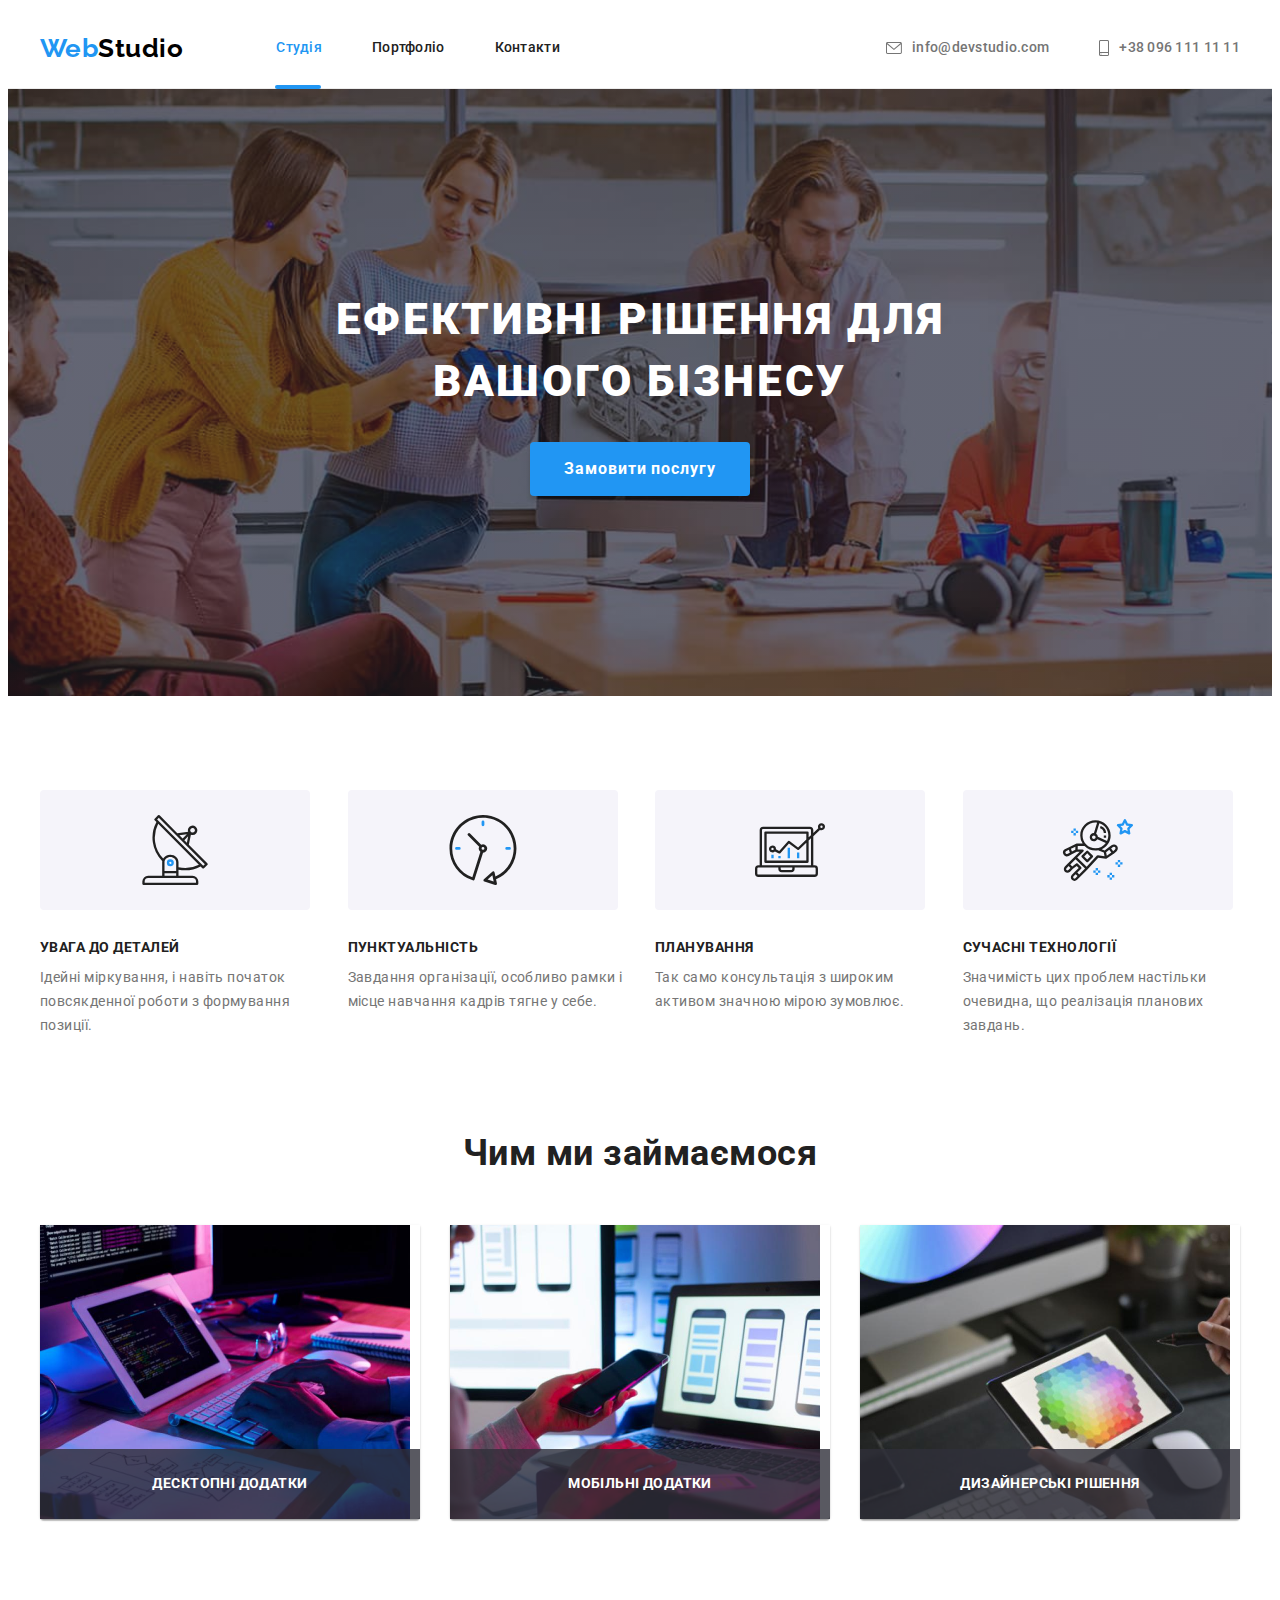
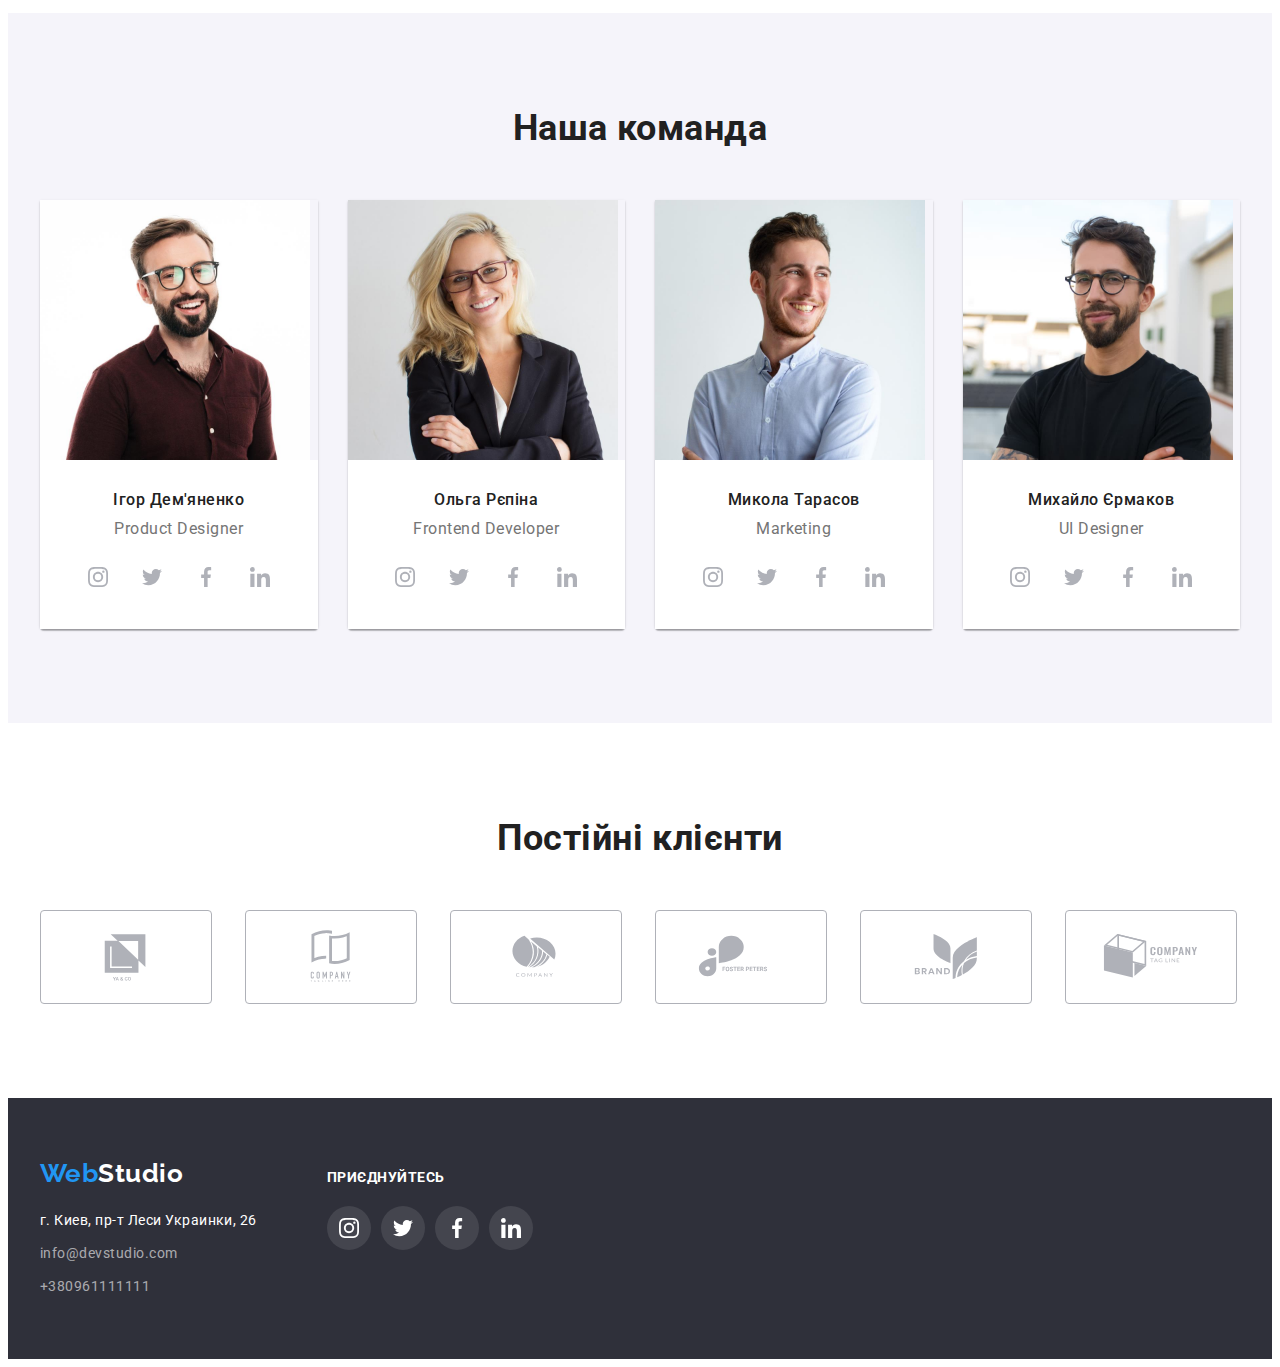
<file: index.html>
<!DOCTYPE html>
<html lang="uk">
<head>
    <meta charset="UTF-8">
    <meta http-equiv="X-UA-Compatible" content="IE=edge">
    <meta name="viewport" content="width=device-width, initial-scale=1.0">
    <title>Головна</title>
    <link rel="preconnect" href="https://fonts.googleapis.com">
    <link rel="preconnect" href="https://fonts.gstatic.com" crossorigin>
    <link href="https://fonts.googleapis.com/css2?family=Raleway:wght@700&family=Roboto:ital,wght@0,400;0,500;0,700;0,900;1,400&display=swap" rel="stylesheet">
    <link rel="stylesheet" href="https://cdnjs.cloudflare.com/ajax/libs/modern-normalize/1.1.0/modern-normalize.min.css" integrity="sha512-wpPYUAdjBVSE4KJnH1VR1HeZfpl1ub8YT/NKx4PuQ5NmX2tKuGu6U/JRp5y+Y8XG2tV+wKQpNHVUX03MfMFn9Q==" crossorigin="anonymous" referrerpolicy="no-referrer" />
    <link rel="stylesheet" href="./css/styless.css" />
</head>
<body>
    <header class="header">
        <div class="container had-nav">
               <!--Навігація -->
            <nav class="site-nav">
             <a href="./index.html" class="logo-title"><span class="logo">Web</span>Studio</a> 
              <ul class="site-nav list-style" >
                <li class="item"><a href="./index.html" class="current link">Студія</a></li>
                <li class="item"><a href="./portfolio.html" class="link">Портфоліо</a></li>
                <li class="item"><a href="#" class="link">Контакти</a></li>
              </ul>
            </nav>
         <!--Контакти -->
            <ul class="head-contacts list-style">
                <li class="contact-item">
                    <a href="mailto:info@devstudio.com" class="contact-link link">
                        <svg class="icon-contact"  width="16" height="12"> 
                            <use href="./images/icons.svg#icon-envelope"></use>
                        </svg>
                    info@devstudio.com
                    </a>
                </li>
                <li class="contact-item">
                    <a href="tel:+380961111111" class="contact-link link">
                        <svg class="icon-contact" width="10" height="16"> 
                            <use href="./images/icons.svg#icon-smartphone"></use>
                        </svg>
                     +38 096 111 11 11
                    </a>
                </li>
            </ul>
        </div>
    </header>
    
    <main>
        <!--Герой-->   
        <section class="hero">
                    <h1 class="hero-caption">Ефективні рішення для вашого бізнесу</h1>
                    <button type="button"  class="button-hero" data-modal-open>Замовити послугу</button>
        </section>   
       
        <!--Наші переваги --> 
        <section class="features">
            <div class="container">
            <h2 class="section-title content-title">Наші переваги</h2>
                <ul class="feature-list list-style">
                    <li class="item">
                        <div class="icon-block">
                            <svg class="icon-feature" widh="70" height="70">
                            <use href="./images/icons.svg#antenna"></use>
                            </svg>
                        </div>
                        <h3 class="block-title">УВАГА ДО ДЕТАЛЕЙ</h3>
                        <p class="block-description">Ідейні міркування, і навіть початок повсякденної роботи з формування позиції.</p>
                    </li>
                    <li class="item">
                        <div class="icon-block">
                            <svg class="icon-feature" widh="70" height="70">
                            <use href="./images/icons.svg#clock"></use>
                            </svg>
                        </div>
                        <h3 class="block-title">ПУНКТУАЛЬНІСТЬ</h3>
                        <p class="block-description">Завдання організації, особливо рамки і місце навчання кадрів тягне у себе.</p>
                    </li>
                    <li class="item">
                        <div class="icon-block">
                            <svg class="icon-feature" widh="70" height="70">
                            <use href="./images/icons.svg#diagram"></use>
                            </svg>
                        </div>
                        <h3 class="block-title">ПЛАНУВАННЯ</h3>
                        <p class="block-description">Так само консультація з широким активом значною мірою зумовлює.  </p>
                    </li>
                    <li class="item">
                        <div class="icon-block">
                            <svg class="icon-feature" widh="70" height="70">
                            <use href="./images/icons.svg#astronaut"></use>
                            </svg>
                        </div>
                        <h3 class="block-title">СУЧАСНІ ТЕХНОЛОГІЇ</h3>
                        <p class="block-description">Значимість цих проблем настільки очевидна, що реалізація планових завдань.</p>
                    </li>
                </ul>
            </div>
        </section>
        <!--Чим ми займаємося-->
        <section class="work">
            <div class="container">
            <h2 class="section-title">Чим ми займаємося</h2>
                 <ul class="work-list list-style">
                    <li class="work-list-item">
                        <a class="work-link" href="">
                     <img src="./images/desktop_programs.jpg" alt="Laptop with code" width="370">
                        <p class="work-title">десктопні додатки</p>
                        </a>
                    </li>
                    <li class="work-list-item"> 
                        <a class="work-link" href="">
                    <img src="./images/mobile_applications.jpg" alt="Phone width desktop" width="370">
                        <p class="work-title">мобільні додатки</p>
                        </a>
                    </li>
                    <li class="work-list-item"> 
                        <a class="work-link" href="">
                    <img src="./images/design_solution.jpg" alt="Laptop with draw" width="370">
                        <p class="work-title">дизайнерські рішення</p>
                        </a>
                    </li>
                </ul>
            </div>
        </section> 
        <!--Наша команда-->
        <section class="team">
            <div class="container">
                <h2 class="section-title">Наша команда</h2>
                  <ul class="team-list list-style">
                     <li class="team-list-item">
                        <img src="./images/igor_demjanenko.jpg" alt="Ігор Дем'яненко" width="270"/>
                        <div class="member-data">
                            <h3 class="team-member">Ігор Дем'яненко</h3>
                            <p lang="en" class="specialization">Product Designer</p>
                            <ul class="team-soc-list">
                                <li class="team-soc-item">
                                    <a href="" class="team-soc-link">
                                        <svg class="team-soc-icon" width="20" height="20">
                                            <use href="./images/icons.svg#icon-instagram"></use>
                                        </svg>
                                    </a>
                                </li>
                                <li class="team-soc-item">
                                    <a href="" class="team-soc-link">
                                        <svg class="team-soc-icon" width="20" height="20">
                                            <use href="./images/icons.svg#icon-twitter"></use>
                                        </svg>
                                    </a>
                                </li>
                                <li class="team-soc-item">
                                    <a href="" class="team-soc-link">
                                        <svg class="team-soc-icon" width="20" height="20">
                                            <use href="./images/icons.svg#icon-facebook"></use>
                                        </svg>
                                    </a>
                                </li>
                                <li class="team-soc-item">
                                    <a href="" class="team-soc-link">
                                        <svg class="team-soc-icon" width="20" height="20">
                                            <use href="./images/icons.svg#icon-linkedin"></use>
                                        </svg>
                                    </a>
                                </li>
                            </ul>
                        </div>
                     </li>
                     <li class="team-list-item">
                        <img src="./images/olga_repina.jpg" alt=">Ольга Рєпіна" width="270"/>
                        <div class="member-data">
                            <h3 class="team-member">Ольга Рєпіна</h3>
                            <p lang="en" class="specialization">Frontend Developer</p>
                            <ul class="team-soc-list">
                                <li class="team-soc-item">
                                    <a href="" class="team-soc-link">
                                        <svg class="team-soc-icon" width="20" height="20">
                                            <use href="./images/icons.svg#icon-instagram"></use>
                                        </svg>
                                    </a>
                                </li>
                                <li class="team-soc-item">
                                    <a href="" class="team-soc-link">
                                        <svg class="team-soc-icon" width="20" height="20">
                                            <use href="./images/icons.svg#icon-twitter"></use>
                                        </svg>
                                    </a>
                                </li>
                                <li class="team-soc-item">
                                    <a href="" class="team-soc-link">
                                        <svg class="team-soc-icon" width="20" height="20">
                                            <use href="./images/icons.svg#icon-facebook"></use>
                                        </svg>
                                    </a>
                                </li>
                                <li class="team-soc-item">
                                    <a href="" class="team-soc-link">
                                        <svg class="team-soc-icon" width="20" height="20">
                                            <use href="./images/icons.svg#icon-linkedin"></use>
                                        </svg>
                                    </a>
                                </li>
                            </ul>
                        </div>
                     </li>
                     <li class="team-list-item">
                        <img src="./images/mukola_tarasov.jpg" alt=">Ольга Рєпіна" width="270"/>
                        <div class="member-data">
                            <h3 class="team-member">Микола Тарасов</h3>
                            <p lang="en" class="specialization">Marketing  </p>
                            <ul class="team-soc-list">
                                <li class="team-soc-item">
                                    <a href="" class="team-soc-link">
                                        <svg class="team-soc-icon" width="20" height="20">
                                            <use href="./images/icons.svg#icon-instagram"></use>
                                        </svg>
                                    </a>
                                </li>
                                <li class="team-soc-item">
                                    <a href="" class="team-soc-link">
                                        <svg class="team-soc-icon" width="20" height="20">
                                            <use href="./images/icons.svg#icon-twitter"></use>
                                        </svg>
                                    </a>
                                </li>
                                <li class="team-soc-item">
                                    <a href="" class="team-soc-link">
                                        <svg class="team-soc-icon" width="20" height="20">
                                            <use href="./images/icons.svg#icon-facebook"></use>
                                        </svg>
                                    </a>
                                </li>
                                <li class="team-soc-item">
                                    <a href="" class="team-soc-link">
                                        <svg class="team-soc-icon" width="20" height="20">
                                            <use href="./images/icons.svg#icon-linkedin"></use>
                                        </svg>
                                    </a>
                                </li>
                            </ul>
                        </div>
                     </li>
                     <li class="team-list-item">
                        <img src="./images/muhajlo_jermakov.jpg" alt=">Ольга Рєпіна" width="270"/>
                        <div class="member-data">
                            <h3 class="team-member">Михайло Єрмаков</h3>
                            <p lang="en" class="specialization">UI Designer</p>
                            <ul class="team-soc-list">
                                <li class="team-soc-item">
                                    <a href="" class="team-soc-link">
                                        <svg class="team-soc-icon" width="20" height="20">
                                            <use href="./images/icons.svg#icon-instagram"></use>
                                        </svg>
                                    </a>
                                </li>
                                <li class="team-soc-item">
                                    <a href="" class="team-soc-link">
                                        <svg class="team-soc-icon" width="20" height="20">
                                            <use href="./images/icons.svg#icon-twitter"></use>
                                        </svg>
                                    </a>
                                </li>
                                <li class="team-soc-item">
                                    <a href="" class="team-soc-link">
                                        <svg class="team-soc-icon" width="20" height="20">
                                            <use href="./images/icons.svg#icon-facebook"></use>
                                        </svg>
                                    </a>
                                </li>
                                <li class="team-soc-item">
                                    <a href="" class="team-soc-link">
                                        <svg class="team-soc-icon" width="20" height="20">
                                            <use href="./images/icons.svg#icon-linkedin"></use>
                                        </svg>
                                    </a>
                                </li>
                            </ul>
                        </div>
                     </li>
                </ul>
            </div>
        </section>
        <!--Постійні клієнти-->
        <section class="clients">
            <div class="container">
            <h2 class="section-title">Постійні клієнти</h2>
            <ul class="clients-list">
                <li class="client-item">
                    <a href="" class="client-link">
                        <svg class="client-icon" width="106" height="60">
                            <use href="./images/icons.svg#client1"></use>
                        </svg>
                    </a>
                </li>
                <li class="client-item">
                    <a href="" class="client-link">
                        <svg class="client-icon" width="106" height="60">
                            <use href="./images/icons.svg#client2"></use>
                        </svg>
                    </a>
                </li>
                <li class="client-item">
                    <a href="" class="client-link">
                        <svg class="client-icon" width="106" height="60">
                            <use href="./images/icons.svg#client3"></use>
                        </svg>
                    </a>
                </li>
                <li class="client-item">
                    <a href="" class="client-link">
                        <svg class="client-icon" width="106" height="60">
                            <use href="./images/icons.svg#client4"></use>
                        </svg>
                    </a>
                </li>
                <li class="client-item">
                    <a href="" class="client-link">
                        <svg class="client-icon" width="106" height="60">
                            <use href="./images/icons.svg#client5"></use>
                        </svg>
                    </a>
                </li>
                <li class="client-item">
                    <a href="" class="client-link">
                        <svg class="client-icon" width="106" height="60">
                            <use href="./images/icons.svg#client6"></use>
                        </svg>
                    </a>
                </li>
            </ul>
            </div>
        </section> 

    </main>

    <footer class="footer">
       <div class="container footer-list">
           <div class="footer-data">
                <!--Лого-->
                <a href="./index.html" class="link logo-title"><span class="logo">Web</span><span class="logo2">Studio</span></a>  
                <!--Адреса-->
                <address>
                <!--Контакти -->
                 <ul class="footer-contacts list-style">
                    <li class="footer-contacts-item"><a href="https://goo.gl/maps/CPtrU1FHBa2aNyZL9" target="_blank" rel="noopener noreferrer" class="link map">г. Киев, пр-т Леси Украинки, 26</a></li>
                    <li class="footer-contacts-item"><a href="mailto:info@devstudio.com" class="link contacts-list">info@devstudio.com</a></li>
                    <li class="footer-contacts-item"><a href="tel:+380961111111" class="link contacts-list">+380961111111</a></li>
                 </ul>
                </address>
           </div>
           <div class="footer-soc">
            <p class="join">ПРИЄДНУЙТЕСЬ</p>
            <ul class="footer-soc-list">
                <li class="footer-soc-item">
                    <a href="" class="footer-soc-link">
                        <svg class="footer-soc-icon"  width="20px" height="20px">
                            <use href="./images/icons.svg#icon-instagram"></use>
                        </svg>
                    </a>
                </li>
                <li class="footer-soc-item">
                    <a href="" class="footer-soc-link">
                        <svg class="footer-soc-icon"  width="20px" height="20px">
                            <use href="./images/icons.svg#icon-twitter"></use>
                        </svg>
                    </a>
                </li>
                <li class="footer-soc-item">
                    <a href="" class="footer-soc-link">
                        <svg class="footer-soc-icon"  width="20px" height="20px">
                            <use href="./images/icons.svg#icon-facebook"></use>
                        </svg>
                    </a>
                </li>
                <li class="footer-soc-item">
                    <a href="" class="footer-soc-link"  width="20px" height="20px">
                        <svg class="footer-soc-icon"  width="20px" height="20px">
                            <use href="./images/icons.svg#icon-linkedin"></use>
                        </svg>
                    </a>
                </li>
            </ul>
           </div>
       </div>
    </footer>

     <!--Модальне вікно-->

     <div class="backdrop is-hidden" data-modal>
        <div class="modal">
            <button type="button" class="button-modal-close" data-modal-close>
                <svg class="mod-close-icon" widh="18px" height="18px">
                    <use href="./images/icons.svg#close-mod-w"></use>
                </svg>
            </button>
        </div>
    </div>

    <script src="./js/modal.js"></script>
</body>
</html>
</file>
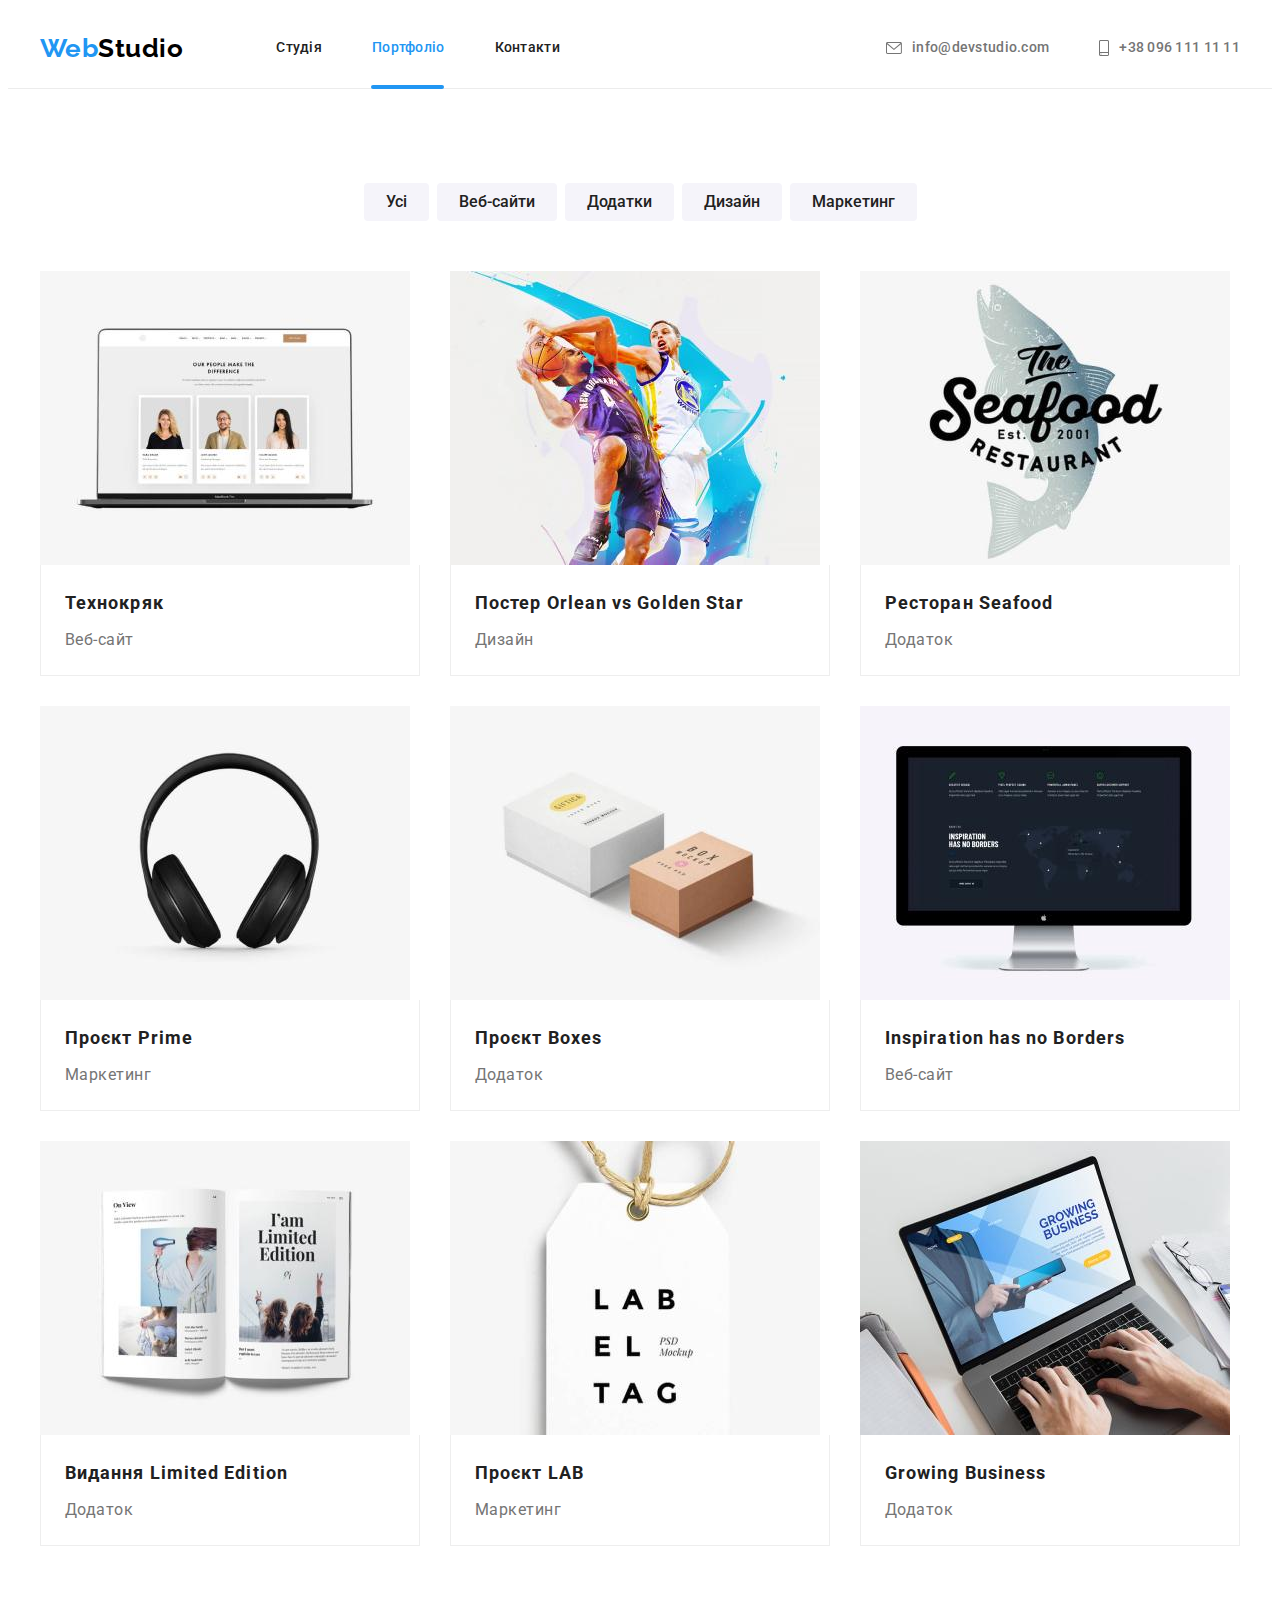
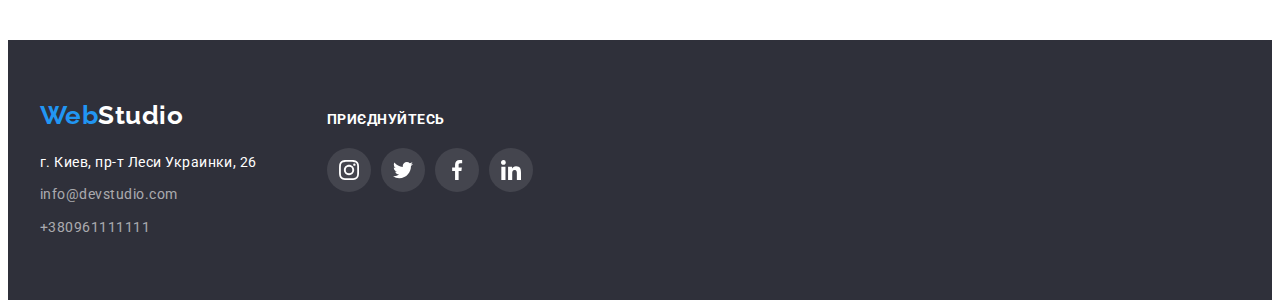
<file: portfolio.html>
<!DOCTYPE html>
<html lang="uk">
<head>
    <meta charset="UTF-8">
    <meta http-equiv="X-UA-Compatible" content="IE=edge">
    <meta name="viewport" content="width=device-width, initial-scale=1.0">
    <title>Портфоліо</title>
    <link rel="preconnect" href="https://fonts.googleapis.com">
    <link rel="preconnect" href="https://fonts.gstatic.com" crossorigin>
    <link href="https://fonts.googleapis.com/css2?family=Raleway:wght@700&family=Roboto:ital,wght@0,400;0,500;0,700;0,900;1,400&display=swap" rel="stylesheet">
    <link rel="stylesheet" href="https://cdnjs.cloudflare.com/ajax/libs/modern-normalize/1.1.0/modern-normalize.min.css" integrity="sha512-wpPYUAdjBVSE4KJnH1VR1HeZfpl1ub8YT/NKx4PuQ5NmX2tKuGu6U/JRp5y+Y8XG2tV+wKQpNHVUX03MfMFn9Q==" crossorigin="anonymous" referrerpolicy="no-referrer" />
    <link rel="stylesheet" href="./css/styless.css" />
</head>
<body>
    <header class="header">
        <div class="container had-nav">
               <!--Навігація -->
            <nav class="site-nav">
             <a href="./index.html" class="logo-title"><span class="logo">Web</span>Studio</a> 
              <ul class="site-nav list-style" >
                <li class="item"><a href="./index.html" class=" link">Студія</a></li>
                <li class="item"><a href="./portfolio.html" class="current link">Портфоліо</a></li>
                <li class="item"><a href="#" class="link">Контакти</a></li>
              </ul>
            </nav>
         <!--Контакти -->
         <ul class="head-contacts list-style">
            <li class="contact-item">
                <a href="mailto:info@devstudio.com" class="contact-link link">
                    <svg class="icon-contact"  width="16" height="12"> 
                        <use href="./images/icons.svg#icon-envelope"></use>
                    </svg>
                info@devstudio.com
                </a>
            </li>
            <li class="contact-item">
                <a href="tel:+380961111111" class="contact-link link">
                    <svg class="icon-contact" width="10" height="16"> 
                        <use href="./images/icons.svg#icon-smartphone"></use>
                    </svg>
                 +38 096 111 11 11
                </a>
            </li>
        </ul>
        </div>
    </header>
    
    <main>
        <section class="portfolio">
            <h1 class="content-title">Портфоліо</h1>
        <!--Фільтр-->
           <div class="container">
                <ul class="work-filter list-style">
                    <li><button type="button" class="button-filter">Усі</button></li>
                    <li><button type="button" class="button-filter">Веб-сайти</button></li>
                    <li><button type="button" class="button-filter">Додатки</button></li>
                    <li><button type="button" class="button-filter">Дизайн</button></li>
                    <li><button type="button" class="button-filter">Маркетинг</button></li>
                </ul>  
                <!-- контент-->
                <ul class="project-list list-style">
                    <li class="item">
                        <a class="project-link" href= "">
                           <div class="project-thumb">
                                <img src="./images/tecnocrack.jpg" alt="лептоп з презентацією" width="370"/>
                                <p class="project-description">Ресурс пропонує комплексні пропозиції з різним рівнем функціоналу та сервісів. Все це дозволить відвідувачу отримати вичерпні відомості про компанію чи приватну особу.</p>
                            </div>
                            <div class="project-content">
                                <h2 class="project-name">Технокряк</h2>
                                <p class="project-type">Веб-сайт</p>
                                </div>
                        </a>
                    </li>
                    <li class="item">
                        <a class="project-link" href= "">
                            <div class="project-thumb">
                                <img src="./images/poster-nba.jpg" alt="Баскетболісти" width="370"/>
                                <p class="project-description">Ресурс пропонує комплексні пропозиції з різним рівнем функціоналу та сервісів. Все це дозволить відвідувачу отримати вичерпні відомості про компанію чи приватну особу.</p>
                            </div>
                            <div class="project-content">
                                <h2 class="project-name">Постер <span lang="en">Orlean vs Golden Star</span></h2>
                                <p class="project-type">Дизайн</p>
                            </div>
                        </a>
                    </li>
                    <li class="item">
                        <a class="project-link" href= "">
                            <div class="project-thumb">
                                <img src="./images/restaurant.jpg" alt="Банер ресторану" width="370"/>
                                <p class="project-description">Ресурс пропонує комплексні пропозиції з різним рівнем функціоналу та сервісів. Все це дозволить відвідувачу отримати вичерпні відомості про компанію чи приватну особу.</p>
                            </div>
                            <div class="project-content">
                                <h2 class="project-name">Ресторан <span lang ="en">Seafood</span></h2>
                                <p class="project-type">Додаток</p>
                            </div>
                        </a>
                    </li>
                    <li class="item">
                        <a class="project-link" href= "">
                            <div class="project-thumb">
                                <img src="./images/headphone.jpg" alt="Навушники" width="370"/>
                                <p class="project-description">Ресурс пропонує комплексні пропозиції з різним рівнем функціоналу та сервісів. Все це дозволить відвідувачу отримати вичерпні відомості про компанію чи приватну особу.</p>
                            </div>
                            <div class="project-content">
                                <h2 class="project-name">Проєкт <span lang="en">Prime</span> </h2>
                                <p class="project-type">Маркетинг</p>
                            </div>
                        </a>
                    </li>
                    <li class="item">
                        <a class="project-link" href= "">
                            <div class="project-thumb">
                                <img src="./images/boxes.jpg" alt="Дві коробки" width="370"/>
                                <p class="project-description">Ресурс пропонує комплексні пропозиції з різним рівнем функціоналу та сервісів. Все це дозволить відвідувачу отримати вичерпні відомості про компанію чи приватну особу.</p>
                            </div>
                            <div class="project-content">
                                <h2 class="project-name">Проєкт <span lang="en">Boxes</span></h2>
                                <p class="project-type">Додаток</p>
                            </div>
                        </a>
                    </li>
                    <li class="item">
                        <a class="project-link" href= "">
                            <div class="project-thumb">
                                <img src="./images/monitor.jpg" alt="монітор з презентацією" width="370"/>
                                <p class="project-description">Ресурс пропонує комплексні пропозиції з різним рівнем функціоналу та сервісів. Все це дозволить відвідувачу отримати вичерпні відомості про компанію чи приватну особу.</p>
                            </div>
                            <div class="project-content">
                                <h2 class="project-name"><span lang="en"> Inspiration has no Borders</span></h2>
                                <p class="project-type">Веб-сайт</p>
                            </div>
                        </a>
                    </li>
                    <li class="item">
                        <a class="project-link" href= "">
                            <div class="project-thumb">
                                <img src="./images/book.jpg" alt="Книга" width="370"/>
                                <p class="project-description">Ресурс пропонує комплексні пропозиції з різним рівнем функціоналу та сервісів. Все це дозволить відвідувачу отримати вичерпні відомості про компанію чи приватну особу.</p>
                            </div>
                            <div class="project-content">
                                <h2 class="project-name">Видання <span lang="en"> Limited Edition </span></h2>
                                <p class="project-type">Додаток</p>
                            </div>
                        </a>
                    </li>
                    <li class="item">
                        <a class="project-link" href= "">
                            <div class="project-thumb">
                                <img src="./images/label.jpg" alt="Ярлик" width="370"/>
                                <p class="project-description">Ресурс пропонує комплексні пропозиції з різним рівнем функціоналу та сервісів. Все це дозволить відвідувачу отримати вичерпні відомості про компанію чи приватну особу.</p>
                            </div>
                            <div class="project-content">
                                <h2 class="project-name">Проєкт <span lang="en"> LAB</span></h2>
                                <p class="project-type">Маркетинг</p>
                            </div>
                        </a>
                    </li>
                    <li class="item">
                        <a class="project-link" href= "">
                            <div class="project-thumb">
                                <img src="./images/laptop.jpg" alt="Лептоп" width="370"/>
                                <p class="project-description">Ресурс пропонує комплексні пропозиції з різним рівнем функціоналу та сервісів. Все це дозволить відвідувачу отримати вичерпні відомості про компанію чи приватну особу.</p>
                            </div>
                            <div class="project-content">
                                <h2 class="project-name"><span lang="en"> Growing Business</span></h2>
                                <p class="project-type">Додаток</p>
                            </div>
                        </a>
                    </li>
                </ul>
           </div>
        </section>
    </main>

    <footer class="footer">
        <div class="container footer-list">
            <div class="footer-data">
                 <!--Лого-->
                 <a href="./index.html" class="link logo-title"><span class="logo">Web</span><span class="logo2">Studio</span></a>  
                 <!--Адреса-->
                 <address>
                 <!--Контакти -->
                  <ul class="footer-contacts list-style">
                     <li class="footer-contacts-item"><a href="https://goo.gl/maps/CPtrU1FHBa2aNyZL9" target="_blank" rel="noopener noreferrer" class="link map">г. Киев, пр-т Леси Украинки, 26</a></li>
                     <li class="footer-contacts-item"><a href="mailto:info@devstudio.com" class="link contacts-list">info@devstudio.com</a></li>
                     <li class="footer-contacts-item"><a href="tel:+380961111111" class="link contacts-list">+380961111111</a></li>
                  </ul>
                 </address>
            </div>
            <div class="footer-soc">
             <p class="join">ПРИЄДНУЙТЕСЬ</p>
             <ul class="footer-soc-list">
                 <li class="footer-soc-item">
                     <a href="" class="footer-soc-link">
                         <svg class="footer-soc-icon"  width="20px" height="20px">
                             <use href="./images/icons.svg#icon-instagram"></use>
                         </svg>
                     </a>
                 </li>
                 <li class="footer-soc-item">
                     <a href="" class="footer-soc-link">
                         <svg class="footer-soc-icon"  width="20px" height="20px">
                             <use href="./images/icons.svg#icon-twitter"></use>
                         </svg>
                     </a>
                 </li>
                 <li class="footer-soc-item">
                     <a href="" class="footer-soc-link">
                         <svg class="footer-soc-icon"  width="20px" height="20px">
                             <use href="./images/icons.svg#icon-facebook"></use>
                         </svg>
                     </a>
                 </li>
                 <li class="footer-soc-item">
                     <a href="" class="footer-soc-link"  width="20px" height="20px">
                         <svg class="footer-soc-icon"  width="20px" height="20px">
                             <use href="./images/icons.svg#icon-linkedin"></use>
                         </svg>
                     </a>
                 </li>
             </ul>
            </div>
        </div>
     </footer>
</body>
</html>
</file>
<file: css/styless.css>
/* кольори*/ 

/* акцент #2196F3*/
/* основний текст #757575*/
/* додактковий текст #212121*/
/* основний фон #F5F5F5*/
/* другорядний фон #F5F4FA*/
/* другорядний колір для стилізації 1 #2F303A*/
/* другорядний колір для стилізації 2 #000000*/
/* другорядний колір для стилізації 3 #FFFFFF*/
/* основний маржин 30 px*/
/* тінь карти команди  */


:root{
   --accent-color: #2196F3;
   --primmary-text-color:  #757575;
   --secondary-text-color: #212121;
   --primary-bg-color:#F5F5F5;
   --secondary-bg-color:#F5F4FA;
   --secondary-color1: #2F303A;
   --secondary-color2: #000000;
   --secondary-color3:#FFFFFF;
   --decoration-color:#AFB1B8;
   --set-gap:30px;
   --set-shadow:0px 1px 3px rgba(0, 0, 0, 0.12), 0px 1px 1px rgba(0, 0, 0, 0.14), 0px 2px 1px rgba(0, 0, 0, 0.2);
   }

p, h1, h2, h3, h4, h5, h6{
    margin: 0;
}

ul{
    margin: 0;
    padding-left: 0;
}

img{
    display: block;
    max-width: 100%;
    height: auto;
}

/* Body */

body {
    color: var(--primmary-text-color);
    font-family: Roboto, sans-serif;
    letter-spacing: 0.03em
    }

.container{
    width: 1200px;
    padding-left: 15px;
    padding-right: 15px;
    margin: 0 auto;
}

.had-nav{
    display: flex;
    align-items: center;
   
}

.header{
    background-color: var(--secondary-color3);
    border-bottom: 1px solid #ECECEC;
}
/* Logo*/

.logo-title{
    font-family: Raleway, sans-serif;
    font-weight: 700;
    font-size: 26px;
    line-height: 1.19;
    color: var(--secondary-color2);
    text-decoration: none
}

.logo{
    color: var(--accent-color);
}
    
.logo2{
    color: var(--secondary-color3);  
}

.link{
    text-decoration: none;
}



/* Site nav */
.site-nav{
    display: flex;
    align-items: center;
}

.site-nav .list-style{
    margin-left: 93px;
}

.list-style{
    list-style: none;
}

.site-nav>li:not(:first-child){
    margin-left: 50px;
}

.head-contacts>li:not(:first-child){
    margin-left: 50px;
}


.site-nav .current.link{
    color:var(--accent-color);
}

.item{
    position: relative;
}

.current::after{
    content:"";
    position: absolute;
    display: block;
    left: 0;
    bottom: 0;
    margin: -1px;
    width: 100%;
    height: 4px;
    border-radius: 2px;
    background-color:var(--accent-color);
}

.site-nav .link {
    display: block;
    text-decoration: none;
    padding-top: 32px;
    padding-bottom: 32px;
    color: var(--secondary-text-color); 
    font-weight: 500;
    font-size: 14px;
    line-height: 1.14;
    letter-spacing: 0.02em;
    transition: color 250ms cubic-bezier(0.4, 0, 0.2, 1);
}

.site-nav .link:hover,
.site-nav .link:focus{
    color: var(--accent-color);
}

.head-contacts{
    display: flex;
    margin-left: auto;
}

.contact-link{
    display: flex;
    align-items: center;
    justify-content: center;
    color: var(--primmary-text-color);
    transition: color 250ms cubic-bezier(0.4, 0, 0.2, 1), fill 250ms cubic-bezier(0.4, 0, 0.2, 1);
    font-weight: 500;
    font-size: 14px;
    line-height: 1.14;
    letter-spacing: 0.02em;
}

.icon-contact{
    margin-right: 10px;
    fill: currentColor;
}

.contact-link:hover,
.contact-link:focus{
    color: var(--accent-color);
    fill: var(--accent-color);
}

/* Main*/

/* SECTION HERO*/

.hero{
    max-width: 1600px;
    padding-top: 200px;
    padding-bottom: 200px;
    margin-left: auto;
    margin-right: auto;
    background-image: linear-gradient(to right, rgba(47, 48, 58, 0.4),  rgba(47, 48, 58, 0.4)), url(../images/hero-img.jpg);
    background-size: cover;
    background-repeat: no-repeat;
    background-position: center;
    text-align: center;
    
}   

.hero-caption{
    margin-left: auto;
    margin-right: auto;
    max-width: 696px;
    height: auto;
    font-weight: 900;
    font-size: 44px;
    line-height: 1.4;
    text-align: center;
    letter-spacing: 0.06em;
    text-transform: uppercase;
    color: var(--secondary-color3);
}

.button-hero{
    margin-top: 30px;
    display: inline-block;
    padding: 10px 32px;
    font-family: inherit;
    color: var(--secondary-color3);
    min-width: 216px;
    min-height: 50px;
    background: var(--accent-color);
    box-shadow: 0px 4px 4px rgba(0, 0, 0, 0.15);
    border-radius: 4px;
    font-weight: 700;
    font-size: 16px;
    line-height: 1.87;
    letter-spacing: 0.06em;
    border-color:transparent;
    }

.button-hero:hover{
    cursor: pointer;
}

/* SECTION FEATURES */

.features{
    padding-top: 94px;
    padding-bottom: 94px;
}

.content-title{
    display: none;
}

.section-title{
    margin-bottom: 50px;
    text-align: center;
    color: var(--secondary-text-color);
    font-weight: 700;
    font-size: 36px;
    line-height: 1.2;
    }

.feature-list{
    display: flex;
    flex-wrap: wrap;
    margin-left: calc(-1 * var(--set-gap));
    margin-top: calc(-1 * var(--set-gap));
}

.feature-list > .item {
    flex-basis: calc(100% / 4 - var(--set-gap));
    margin-left: var(--set-gap);
    margin-top: var(--set-gap);
}

.icon-block{
    display: flex;
    width: 270px;
    height: 120px;
    border-radius: 4px;
    align-items: center;
    justify-content: center;
    margin-bottom: 30px;
    background-color: var(--secondary-bg-color)
}

.block-title{
    font-weight: 700;
    font-size: 14px;
    line-height: 1.14;
    color:var(--secondary-text-color);
}

.block-description{
    margin-top: 10px;
    font-weight: 400;
    font-size: 14px;
    line-height: 1.71;
    color: var(--primmary-text-color);
}

/*SECTION WORK*/

.work{
    padding-bottom: 94px;
}

.work-list{
    display: flex;
    flex-wrap: wrap;
    margin-left: calc(-1 * var(--set-gap));
    margin-top: calc(-1 * var(--set-gap));
}

.work-list-item {
    position: relative;
    flex-basis: calc(100% / 3 - var(--set-gap));
    margin-left: var(--set-gap);
    margin-top: var(--set-gap);
    border-radius: 0px 0px 4px 4px;
    box-shadow:var(--set-shadow);
  }

.work-link{
    display: flex;
    position: relative;
}

.work-title{
    display: flex;
    align-items: center;
    justify-content: center;
    position: absolute;
    left: 0;
    bottom: 0;
    width: 100%;
    height: 70px;
    font-family: 'Roboto';
    font-style: normal;
    font-weight: 700;
    font-size: 14px;
    line-height: 1.14;
    letter-spacing: 0.03em;
    text-transform: uppercase;
    color:var(--secondary-color3);
    background: rgba(47, 48, 58, 0.8);
}


/*SECTION TEAM*/
.team{
    padding-top: 94px;
    padding-bottom: 94px;
    background-color: var(--secondary-bg-color);
}

.team-list{
    display: flex;
    flex-wrap: wrap;
    margin-left: calc(-1 * var(--set-gap));
    margin-top: calc(-1 * var(--set-gap));
}

.team-list-item {
    flex-basis: calc(100% / 4 - var(--set-gap));
    margin-left: var(--set-gap);
    margin-top: var(--set-gap);
    text-align: center;
    border-radius: 0px 0px 4px 4px;
    box-shadow:var(--set-shadow)
  }

.team-member{
    font-weight: 500;
    font-size: 16px;
    line-height: 1.2;
    color: var(--secondary-text-color);
}

.member-data{
    padding-top: 30px;
    padding-bottom: 30px;
    background-color: var(--secondary-color3);
}

.specialization{
    margin-top: 10px;
    font-weight: 400;
    font-size: 16px;
    line-height: 1.2;
    color: var(--primmary-text-color);
}

.team-soc-list{
    display: flex;
    gap: 10px;
    margin-top: 16px;
    align-items: center;
    justify-content: center;
    list-style: none;
}

.team-soc-link {
    display: flex;
    align-items: center;
    justify-content: center;
    gap: 10px;
    width: 44px;
    height: 44px;
    border-radius: 50%;
    transition: background-color 250ms cubic-bezier(0.4, 0, 0.2, 1);
}

.team-soc-icon{
    fill:var(--decoration-color);
    transition: fill 250ms cubic-bezier(0.4, 0, 0.2, 1);
}

.team-soc-link:hover,
.team-soc-link:focus{
    background-color: var(--accent-color);
}

.team-soc-link:hover .team-soc-icon,
.team-soc-link:focus .team-soc-icon{
    fill: var(--secondary-color3);
}




/*SECTION CLIENTS*/

.clients{
    padding-top: 94px;
    padding-bottom: 94px;
}

.clients-list{
    display: flex;
    flex-wrap: wrap;
    align-items: center;
    justify-content: center;
    list-style: none;
    margin-left: calc(-1 * var(--set-gap));
    margin-top: calc(-1 * var(--set-gap));
    }

.client-item {
    flex-basis: calc(100% / 6 - var(--set-gap));
    margin-left: var(--set-gap);
    margin-top: var(--set-gap);
    text-align: center;
}

.client-link{
    display: flex;
    align-items: center;
    justify-content: center;
    width: 170px;
    height: 92px;
    color: var(--decoration-color);
    border: 1px solid var(--decoration-color);
    border-radius: 4px; 
    transition: color 250ms cubic-bezier(0.4, 0, 0.2, 1)
}

.client-icon{
    fill:currentColor;
    
}

.client-link:hover,
.client-link:focus{
    color: var(--accent-color);
    border: 1px solid var(--accent-color);
}




/*Footer*/

.footer{
    padding-top: 60px;
    padding-bottom: 60px;
    background-color:var(--secondary-color1);
}

.footer-list{
    display: flex;
    align-items: baseline;

}

.footer-contacts-item{
    margin-top: 9px;
}

.footer-contacts .link{
    transition: color 250ms cubic-bezier(0.4, 0, 0.2, 1);  
}

.footer-contacts{
    margin-top: 20px;
}

.footer-contacts>.item:not(:first-child){
    margin-top: 9px;
}

.footer-contacts .link:hover, 
.footer-contacts .link:focus{
    color: var(--accent-color);
}

.map{
    font-style: normal;
    font-size: 14px;
    line-height: 1.71;
    color: var(--secondary-color3);
}

.contacts-list{
    font-style: normal;
    font-size: 14px;
    line-height: 1.71;
    color: rgba(255, 255, 255, 0.6);
}

.footer-soc{
    margin-left: 70px;
}

.join{
    font-weight: 700;
    font-size: 14px;
    line-height: 1.14;
    color: var(--secondary-color3);

}

.footer-soc-list{
    display: flex;
    gap: 10px;
    margin-top: 20px;
    align-items: center;
    justify-content: center;
    list-style: none;
}

.footer-soc-link{
    display: flex;
    align-items: center;
    justify-content: center;
    gap: 10px;
    width: 44px;
    height: 44px;
    border-radius: 50%;
    background-color: rgba(255, 255, 255, 0.1);
    transition: background-color 250ms cubic-bezier(0.4, 0, 0.2, 1);
}

.footer-soc-link:hover,
.footer-soc-link:focus{
    background-color: var(--accent-color);
}

.footer-soc-icon{
    fill: var(--secondary-color3);
}


/* PORTFOLIO */

.portfolio{
    padding-top: 94px;
    padding-bottom: 94px;
    background-color: var(--secondary-color3);
}

/* Filter*/
.work-filter{
    display: flex;
    justify-content: center;
    margin-bottom: 50px;
}

.work-filter>li:not(:first-child){
    margin-left: 8px;
}

.button-filter{
    padding-top: 6px;
    padding-right: 22px;
    padding-bottom: 6px;
    padding-left: 22px;
    font-family: inherit;
    background-color: var(--secondary-bg-color);
    border-radius: 4px;
    font-weight: 500;
    font-size: 16px;
    line-height: 1.62;
    color:var(--secondary-text-color);
    border:none;
    transition: background-color 250ms cubic-bezier(0.4, 0, 0.2, 1),
    color 250ms cubic-bezier(0.4, 0, 0.2, 1),
    box-shadow 250ms cubic-bezier(0.4, 0, 0.2, 1);
}

.button-filter:hover,
.button-filter:focus{
    color: var(--secondary-color3);
    background: var(--accent-color);
    box-shadow: 0px 3px 1px rgba(0, 0, 0, 0.1), 0px 1px 2px rgba(0, 0, 0, 0.08), 0px 2px 2px rgba(0, 0, 0, 0.12);
}

.button-filter:hover{
    cursor: pointer;
}

/*PROJECTS*/

.project-list{
    display: flex;
    flex-wrap: wrap;
    margin-left: calc(-1 * var(--set-gap));
    margin-top: calc(-1 * var(--set-gap));
}

.project-list > .item {
    flex-basis: calc(100% / 3 - var(--set-gap));
    margin-left: var(--set-gap);
    margin-top: var(--set-gap);
  }

.project-thumb::before{
    display: inline-block;
    content: "";
    position: absolute;
    top: 0;
    left: 0;
    width: 100%;    
    height: 100%;
    background: rgba(33, 150, 243, 0.9);
    transform: translateY(100%);
    transition: transform 250ms cubic-bezier(0.4, 0, 0.2, 1);
}

.project-link:hover .project-thumb::before{
    transform: translateY(0);

}

.project-link:hover .project-description{
    transform: translate(-50%,-50%);
}

.project-thumb{
    display: block;
    position: relative;
    overflow: hidden;
    
}

.project-description{
    display: block;
    position: absolute;
    top: 50%;
    left:50%;
    transform: translate(-50%, 150%);
    transition: transform 250ms cubic-bezier(0.4, 0, 0.2, 1);
    width: 100%;
    overflow: auto;
    padding-left: 24px;
    padding-right: 24px;
    font-family: 'Roboto';
    font-style: normal;
    font-weight: 400;
    font-size: 18px;
    line-height: 1.55;
    letter-spacing: 0.03em;
    color:var(--secondary-color3);
}

.project-content{
    border-left:1px solid #EEEEEE;
    border-bottom:1px solid #EEEEEE;
    border-right:1px solid #EEEEEE;
    padding-top: 20px;
    padding-right: 24px;
    padding-bottom: 20px;
    padding-left: 24px;
}

.project-name{
    font-weight: 700;
    font-size: 18px;
    line-height: 2;
    color:var(--secondary-text-color);
    letter-spacing: 0.06em;
}

.project-type{
    margin-top: 4px;
    font-size: 16px;
    line-height: 1.87;
    color: var(--primmary-text-color);
}

.project-link{
    display: block;
    position: relative;
    text-decoration: none;
    transition: box-shadow 250ms cubic-bezier(0.4, 0, 0.2, 1);
}

.project-link:hover, 
.project-link:focus {
    
    
    box-shadow: 
    0px 1px 1px rgba(0, 0, 0, 0.12),
    0px 4px 4px rgba(0, 0, 0, 0.06),
    1px 4px 6px rgba(0, 0, 0, 0.16);
    }

.backdrop {
    position: fixed;
    top: 0;
    left: 0;
    width: 100%;
    height: 100%;
    background-color: rgba(0, 0, 0, 0.2);
    opacity: 1;
    transition: opacity 250ms cubic-bezier(0.4, 0, 0.2, 1),
    visibiliti 250ms cubic-bezier(0.4, 0, 0.2, 1);
}


.modal{
    position: absolute;
    top: 50%;
    left: 50%;
    transform: translate(-50%, -50%) scale(1) rotate(360deg);
    transition: transform 250ms cubic-bezier(0.4, 0, 0.2, 1);
    width: 528px;
    min-height: 581px;
    background-color: var(--secondary-color3);
    box-shadow: var(--set-shadow);
    border-radius: 4px;
}

.backdrop.is-hidden .modal{
    transform: translate(-50%, -50%) scale(0);
    }

.button-modal-close{
    display: flex;
    align-items: center;
    justify-content: center;
    position: absolute;
    width: 30px;
    height: 30px;
    top: 8px;
    right: 8px;
    border: 1px solid  rgba(0, 0, 0, 0.1);
    border-radius: 50%;
    background-color: transparent;
    cursor: pointer;
}


.is-hidden{
    opacity: 0;
    visibility: hidden;
    pointer-events: none;    
}

/* Модальне вікно */

.backdrop {
    position: fixed;
    top: 0;
    left: 0;
    width: 100%;
    height: 100%;
    background-color: rgba(0, 0, 0, 0.2);
    opacity: 1;
    transition: opacity 250ms cubic-bezier(0.4, 0, 0.2, 1),
    visibiliti 250ms cubic-bezier(0.4, 0, 0.2, 1);
}

.modal{
    position: absolute;
    top: 50%;
    left: 50%;
    opacity: 1;
    transform: translate(-50%, -50%) scale(1) rotate(360deg);
    transition: transform 250ms cubic-bezier(0.4, 0, 0.2, 1)
    opacity 250ms cubic-bezier(0.4, 0, 0.2, 1);
    width: 528px;
    min-height: 581px;
    background-color: var(--secondary-color3);
    box-shadow: var(--set-shadow);
    border-radius: 4px;
}

.backdrop.is-hidden .modal{
    transform: translate(-50%, -50%) scale(0);
    }

.button-modal-close{
    display: flex;
    align-items: center;
    justify-content: center;
    position: absolute;
    width: 30px;
    height: 30px;
    top: 8px;
    right: 8px;
    border: 1px solid  rgba(0, 0, 0, 0.1);
    border-radius: 50%;
    background-color: transparent;
    cursor: pointer;
}


.is-hidden{
    opacity: 0;
    visibility: hidden;
    pointer-events: none;    
}
</file>
